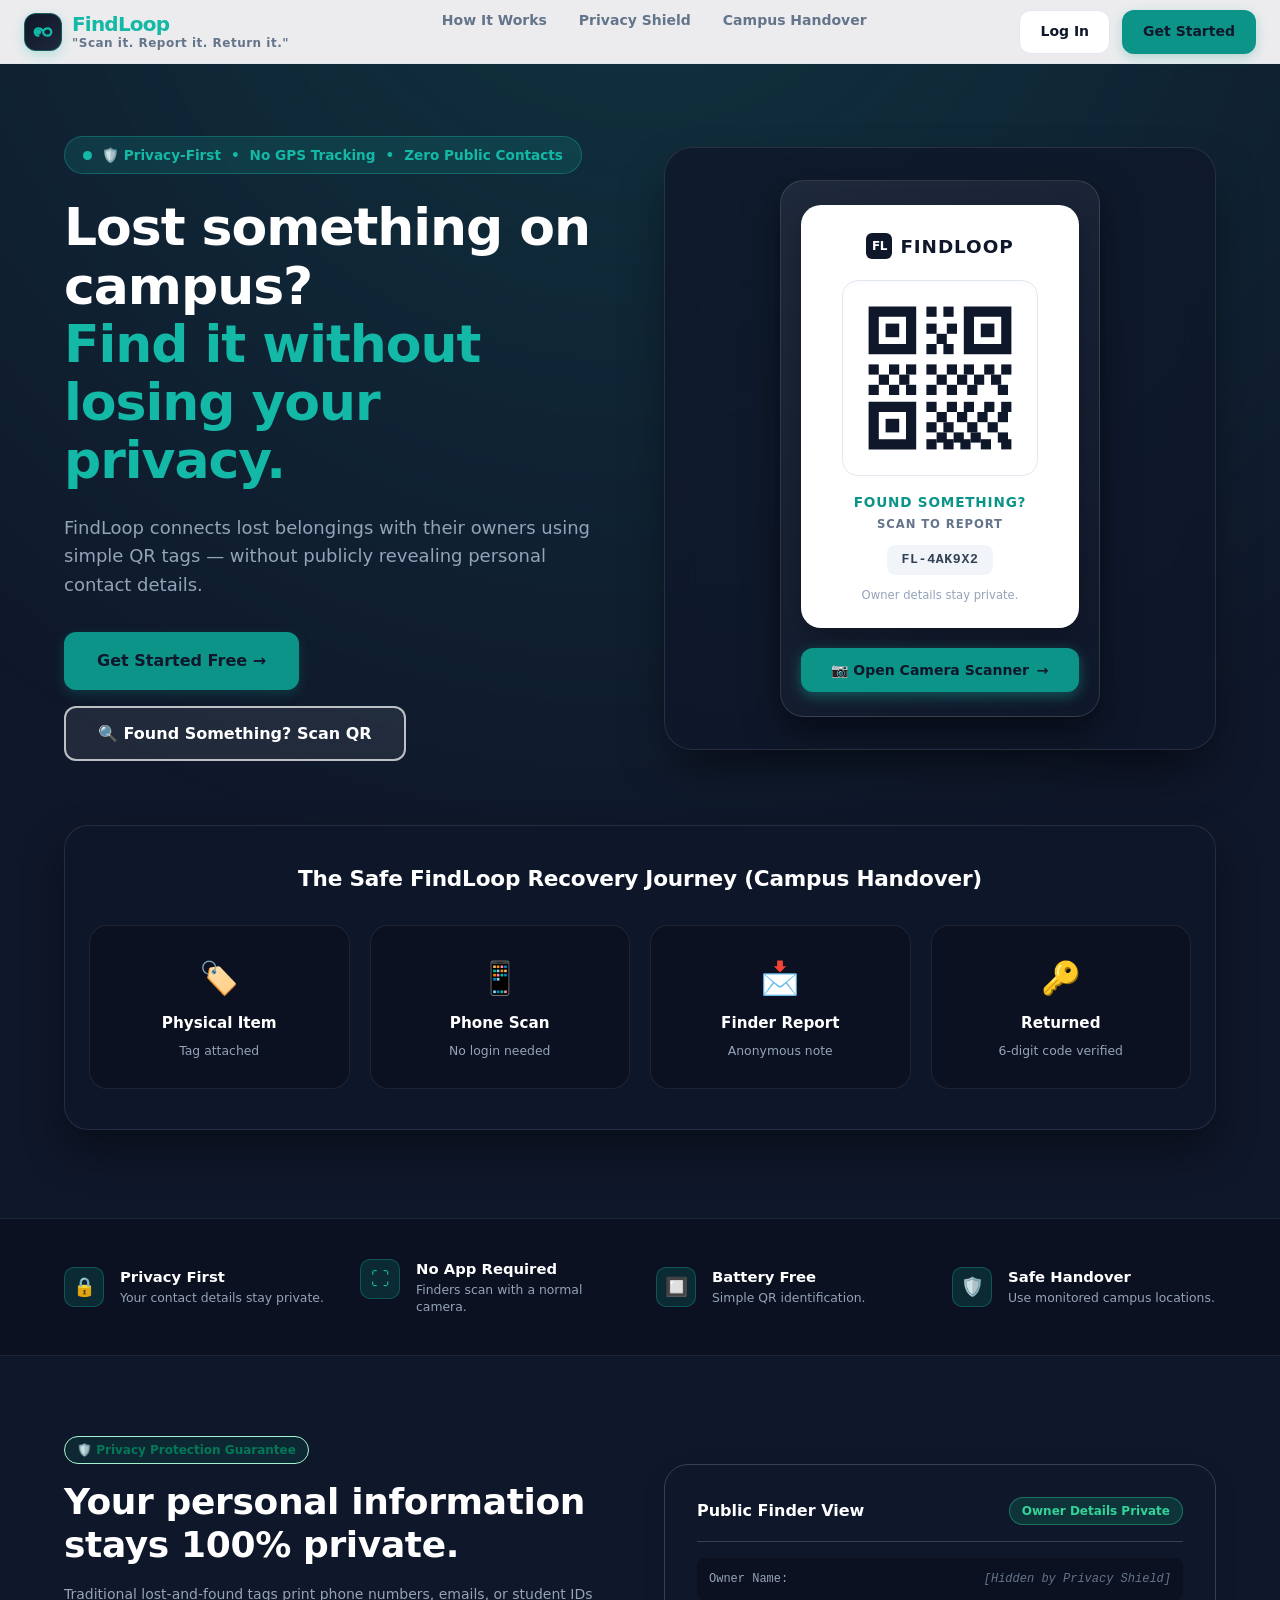
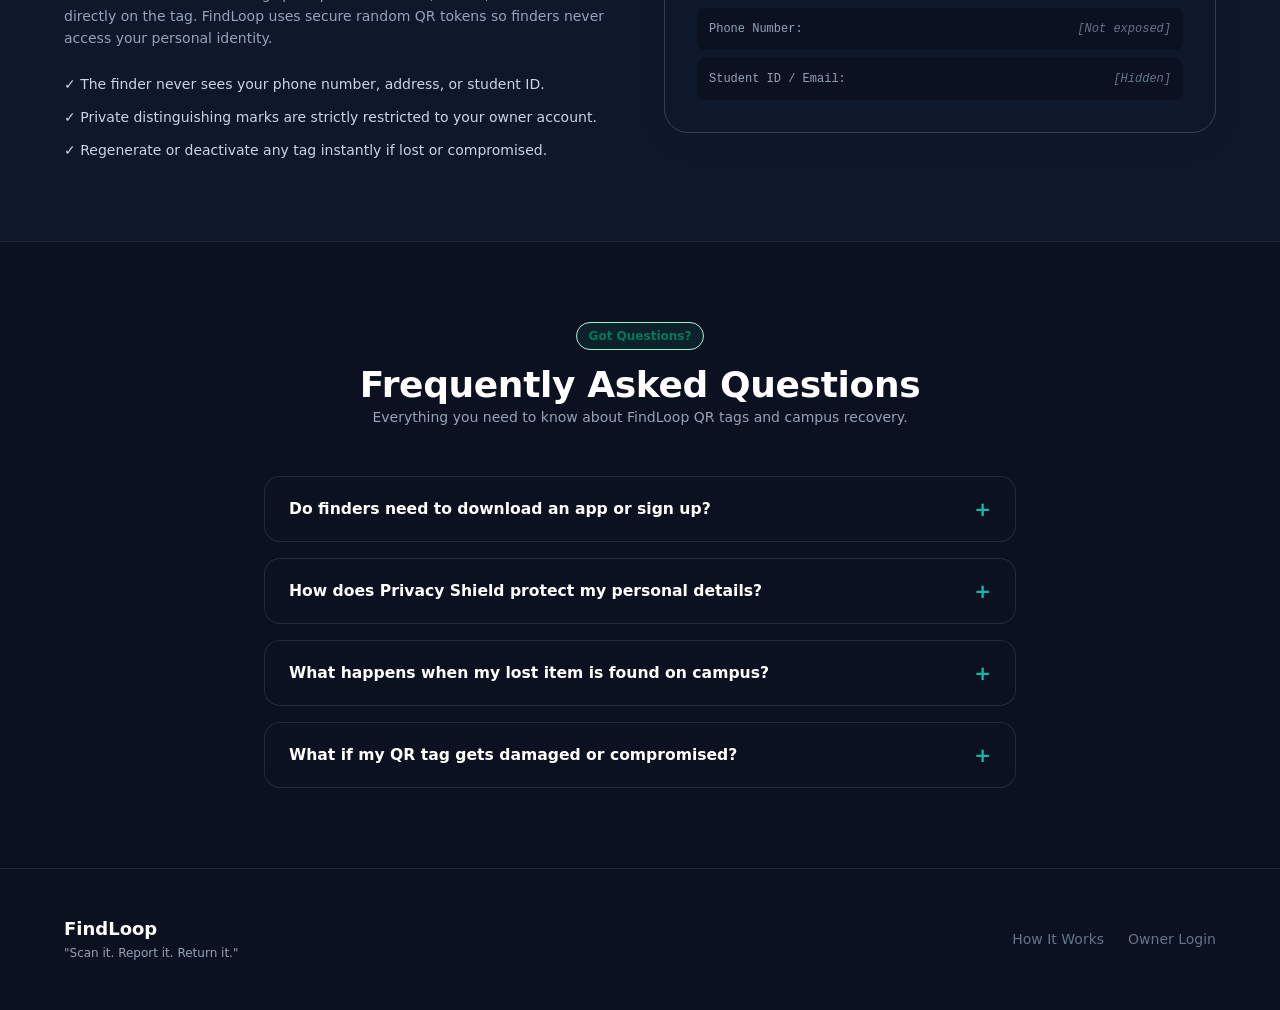
<file: index.html>
<!DOCTYPE html>
<html lang="en">
<head>
  <meta charset="UTF-8">
  <meta name="viewport" content="width=device-width, initial-scale=1.0">
  <title>FindLoop — Scan it. Report it. Return it.</title>
  <link rel="icon" type="image/svg+xml" href="favicon.svg">
  <meta name="description" content="A privacy-safe QR-based lost-and-found system designed specifically for college campuses.">
  <link rel="stylesheet" href="css/global.css">
  <link rel="stylesheet" href="css/responsive.css">
</head>
<body>
  <!-- HEADER NAVBAR -->
  <header class="navbar">
    <div class="container navbar-inner">
      <a href="index.html" class="brand-logo">
        <div class="brand-icon">
          <svg width="22" height="22" viewBox="0 0 24 24" fill="none" stroke="currentColor" stroke-width="2.5" stroke-linecap="round"><path d="M7 16C4.8 16 3 14.2 3 12C3 9.8 4.8 8 7 8C9.5 8 11.5 10 12 12C12.5 14 14.5 16 17 16C19.2 16 21 14.2 21 12C21 9.8 19.2 8 17 8C14.5 8 12.5 10 12 12"></path><rect x="5.5" y="10.5" width="3" height="3" rx="0.75" fill="currentColor"></rect></svg>
        </div>
        <div class="brand-text"><span class="brand-name">Find<span style="color:var(--teal-light);">Loop</span></span><span class="brand-sub">"Scan it. Report it. Return it."</span></div>
      </a>

      <nav class="nav-links">
        <a href="how-it-works.html">How It Works</a>
        <a href="#privacy">Privacy Shield</a>
        <a href="#safety">Campus Handover</a>
      </nav>

      <div class="nav-actions">
        <a href="login.html" class="btn btn-outline">Log In</a>
        <a href="signup.html" class="btn btn-primary">Get Started</a>
        <button id="hamburger-btn" class="hamburger-toggle" aria-label="Toggle navigation" aria-expanded="false">
          <svg viewBox="0 0 24 24" fill="none" stroke="currentColor" stroke-width="2.5"><path d="M4 6h16M4 12h16M4 18h16"></path></svg>
        </button>
      </div>
    </div>
  </header>

  <!-- MOBILE MENU OVERLAY -->
  <div id="mobile-menu-overlay" class="mobile-menu-overlay">
    <a href="how-it-works.html">📖 How It Works</a>
    <a href="#privacy">🛡️ Privacy Shield</a>
    <a href="#safety">📍 Campus Handover</a>
    <a href="login.html">🔑 Log In</a>
    <a href="signup.html">🚀 Get Started</a>
  </div>

  <!-- HERO SECTION WITH AMBIENT GLOW -->
  <section style="background: radial-gradient(circle at 50% -20%, rgba(20, 184, 166, 0.18) 0%, rgba(15, 23, 42, 1) 70%), #0F172A; color: white; padding: 4.5rem 0 5.5rem; position: relative; overflow: hidden;">
    <div class="container">
      <div class="grid-2" style="align-items: center; gap: 3rem;">
        
        <!-- LEFT COLUMN: COPY & CTA -->
        <div style="display: flex; flex-direction: column; gap: 1.5rem; text-align: left;">
          
          <div style="background: rgba(20, 184, 166, 0.15); border: 1px solid rgba(20, 184, 166, 0.35); padding: 8px 18px; border-radius: var(--radius-full); font-size: 0.85rem; font-weight: 700; color: var(--teal-light); display: inline-flex; align-items: center; gap: 10px; width: fit-content;">
            <span class="pulse-dot"></span>
            <span>🛡️ Privacy-First</span> • <span>No GPS Tracking</span> • <span>Zero Public Contacts</span>
          </div>

          <h1 style="font-size: 3.25rem; font-weight: 900; line-height: 1.12;">
            Lost something on campus? <br>
            <span style="color: #14B8A6;">Find it without losing your privacy.</span>
          </h1>

          <p style="font-size: 1.125rem; color: #94A3B8; font-weight: 400; line-height: 1.6; max-width: 580px;">
            FindLoop connects lost belongings with their owners using simple QR tags — without publicly revealing personal contact details.
          </p>

          <div style="display: flex; gap: 1rem; flex-wrap: wrap; margin-top: 0.5rem;">
            <a href="signup.html" class="btn btn-primary" style="padding: 1rem 2rem; font-size: 1rem; border-radius: var(--radius-md);">
              Get Started Free →
            </a>
            <button id="open-qr-scanner-btn" class="btn btn-ghost-dark" style="padding: 1rem 2rem; font-size: 1rem; border-radius: var(--radius-md); font-weight: 800; cursor: pointer; display: inline-flex; align-items: center; gap: 8px;">
              🔍 Found Something? Scan QR
            </button>
          </div>
        </div>

        <!-- RIGHT COLUMN: PHYSICAL PRINTABLE TAG MOCKUP -->
        <div class="glass-card" style="border-radius: 28px; padding: 2rem 1.5rem; display: flex; flex-direction: column; align-items: center; justify-content: center; position: relative; background: rgba(15, 23, 42, 0.75); border: 1px solid rgba(255, 255, 255, 0.1); box-shadow: 0 25px 50px -12px rgba(0, 0, 0, 0.6); overflow: hidden;">
          
          <!-- Outer Tag Frame -->
          <div style="width: 100%; max-width: 320px; background: linear-gradient(145deg, #1E293B, #0F172A); padding: 1.5rem 1.25rem; border-radius: 24px; border: 1px solid rgba(255, 255, 255, 0.12); box-shadow: 0 15px 35px rgba(0, 0, 0, 0.5); text-align: center; position: relative;">
            
            <!-- WHITE INNER PRINTABLE TAG CARD -->
            <div style="background: #FFFFFF; border-radius: 20px; padding: 1.75rem 1.25rem 1.5rem; display: flex; flex-direction: column; align-items: center; text-align: center; box-shadow: 0 10px 25px rgba(0, 0, 0, 0.25);">
              
              <!-- Brand Header -->
              <div style="display: flex; align-items: center; justify-content: center; gap: 8px; margin-bottom: 1.25rem;">
                <div style="width: 26px; height: 26px; background: #0F172A; border-radius: 6px; color: white; font-weight: 900; font-size: 0.75rem; display: flex; align-items: center; justify-content: center; letter-spacing: -0.05em;">FL</div>
                <span style="font-weight: 900; font-size: 1.15rem; color: #0F172A; letter-spacing: 0.05em; font-family: system-ui, -apple-system, sans-serif;">FINDLOOP</span>
              </div>

              <!-- QR Code Container -->
              <div style="background: #FFFFFF; border: 1.5px solid #E2E8F0; border-radius: 16px; padding: 0.75rem; display: flex; align-items: center; justify-content: center; box-shadow: inset 0 2px 4px rgba(0,0,0,0.02); margin-bottom: 1rem;">
                <svg width="170" height="170" viewBox="0 0 100 100" fill="none" xmlns="http://www.w3.org/2000/svg">
                  <rect width="100" height="100" fill="white"/>
                  <!-- Position Detection Patterns (Corners) -->
                  <path fill-rule="evenodd" clip-rule="evenodd" d="M8 8H36V36H8V8ZM14 14V30H30V14H14Z" fill="#0F172A"/>
                  <rect x="18" y="18" width="8" height="8" fill="#0F172A"/>
                  
                  <path fill-rule="evenodd" clip-rule="evenodd" d="M64 8H92V36H64V8ZM70 14V30H86V14H70Z" fill="#0F172A"/>
                  <rect x="74" y="18" width="8" height="8" fill="#0F172A"/>
                  
                  <path fill-rule="evenodd" clip-rule="evenodd" d="M8 64H36V92H8V64ZM14 70V86H30V70H14Z" fill="#0F172A"/>
                  <rect x="18" y="74" width="8" height="8" fill="#0F172A"/>
                  
                  <!-- Detailed QR Data Matrix -->
                  <rect x="42" y="8" width="6" height="6" fill="#0F172A"/>
                  <rect x="52" y="8" width="6" height="6" fill="#0F172A"/>
                  <rect x="42" y="18" width="6" height="6" fill="#0F172A"/>
                  <rect x="48" y="24" width="6" height="6" fill="#0F172A"/>
                  <rect x="54" y="18" width="6" height="6" fill="#0F172A"/>
                  <rect x="42" y="30" width="6" height="6" fill="#0F172A"/>
                  <rect x="52" y="30" width="6" height="6" fill="#0F172A"/>

                  <rect x="8" y="42" width="6" height="6" fill="#0F172A"/>
                  <rect x="20" y="42" width="6" height="6" fill="#0F172A"/>
                  <rect x="30" y="42" width="6" height="6" fill="#0F172A"/>
                  <rect x="14" y="48" width="6" height="6" fill="#0F172A"/>
                  <rect x="26" y="48" width="6" height="6" fill="#0F172A"/>
                  <rect x="8" y="54" width="6" height="6" fill="#0F172A"/>
                  <rect x="20" y="54" width="6" height="6" fill="#0F172A"/>
                  <rect x="30" y="54" width="6" height="6" fill="#0F172A"/>

                  <rect x="42" y="42" width="6" height="6" fill="#0F172A"/>
                  <rect x="54" y="42" width="6" height="6" fill="#0F172A"/>
                  <rect x="64" y="42" width="6" height="6" fill="#0F172A"/>
                  <rect x="76" y="42" width="6" height="6" fill="#0F172A"/>
                  <rect x="86" y="42" width="6" height="6" fill="#0F172A"/>
                  <rect x="48" y="48" width="6" height="6" fill="#0F172A"/>
                  <rect x="60" y="48" width="6" height="6" fill="#0F172A"/>
                  <rect x="70" y="48" width="6" height="6" fill="#0F172A"/>
                  <rect x="80" y="48" width="6" height="6" fill="#0F172A"/>
                  <rect x="42" y="54" width="6" height="6" fill="#0F172A"/>
                  <rect x="54" y="54" width="6" height="6" fill="#0F172A"/>
                  <rect x="66" y="54" width="6" height="6" fill="#0F172A"/>
                  <rect x="84" y="54" width="6" height="6" fill="#0F172A"/>

                  <rect x="42" y="64" width="6" height="6" fill="#0F172A"/>
                  <rect x="54" y="64" width="6" height="6" fill="#0F172A"/>
                  <rect x="64" y="64" width="6" height="6" fill="#0F172A"/>
                  <rect x="76" y="64" width="6" height="6" fill="#0F172A"/>
                  <rect x="86" y="64" width="6" height="6" fill="#0F172A"/>
                  <rect x="48" y="70" width="6" height="6" fill="#0F172A"/>
                  <rect x="60" y="70" width="6" height="6" fill="#0F172A"/>
                  <rect x="72" y="70" width="6" height="6" fill="#0F172A"/>
                  <rect x="84" y="70" width="6" height="6" fill="#0F172A"/>
                  <rect x="42" y="76" width="6" height="6" fill="#0F172A"/>
                  <rect x="52" y="76" width="6" height="6" fill="#0F172A"/>
                  <rect x="66" y="76" width="6" height="6" fill="#0F172A"/>
                  <rect x="78" y="76" width="6" height="6" fill="#0F172A"/>
                  <rect x="48" y="82" width="6" height="6" fill="#0F172A"/>
                  <rect x="58" y="82" width="6" height="6" fill="#0F172A"/>
                  <rect x="68" y="82" width="6" height="6" fill="#0F172A"/>
                  <rect x="84" y="82" width="6" height="6" fill="#0F172A"/>
                  <rect x="42" y="86" width="6" height="6" fill="#0F172A"/>
                  <rect x="52" y="86" width="6" height="6" fill="#0F172A"/>
                  <rect x="62" y="86" width="6" height="6" fill="#0F172A"/>
                  <rect x="74" y="86" width="6" height="6" fill="#0F172A"/>
                  <rect x="86" y="86" width="6" height="6" fill="#0F172A"/>
                </svg>
              </div>

              <!-- Tag Text -->
              <div style="margin-bottom: 0.75rem;">
                <h4 style="font-weight: 800; font-size: 0.85rem; color: #0D9488; letter-spacing: 0.06em; margin: 0; text-transform: uppercase;">FOUND SOMETHING?</h4>
                <p style="font-weight: 700; font-size: 0.725rem; color: #64748B; letter-spacing: 0.08em; margin: 3px 0 0; text-transform: uppercase;">SCAN TO REPORT</p>
              </div>

              <!-- Code Pill -->
              <div style="background: #F1F5F9; border-radius: 8px; padding: 5px 14px; font-family: var(--font-mono); font-weight: 800; font-size: 0.825rem; color: #334155; letter-spacing: 0.05em; margin-bottom: 0.75rem;">
                FL-4AK9X2
              </div>

              <!-- Privacy Footer -->
              <p style="font-size: 0.725rem; color: #94A3B8; font-weight: 500; margin: 0;">
                Owner details stay private.
              </p>
            </div>

            <!-- Action Button below Tag -->
            <button class="open-qr-scanner-btn btn btn-primary" style="margin-top: 1.25rem; width: 100%; justify-content: center; padding: 0.8rem 1rem; font-weight: 800; font-size: 0.875rem; border-radius: 12px; gap: 8px; box-shadow: 0 4px 14px rgba(20, 184, 166, 0.4); cursor: pointer;">
              <span>📷 Open Camera Scanner</span>
              <span>→</span>
            </button>

          </div>

        </div>

      </div>

      <!-- CONCEPTUAL FLOW (SAFE RECOVERY JOURNEY) -->
      <div id="safety" class="glass-card" style="margin-top: 4rem; border-radius: 24px; padding: 2.5rem 1.5rem; scroll-margin-top: 80px; background: rgba(15, 23, 42, 0.75); border: 1px solid rgba(255, 255, 255, 0.1); box-shadow: 0 20px 40px rgba(0,0,0,0.4);">
        <h2 style="font-size: 1.35rem; font-weight: 800; color: #FFFFFF; margin-bottom: 2rem; text-align: center;">
          The Safe FindLoop Recovery Journey (Campus Handover)
        </h2>

        <div style="display: grid; grid-template-columns: repeat(auto-fit, minmax(200px, 1fr)); gap: 1.25rem; text-align: center;">
          <div style="background: #0B1120; border: 1px solid rgba(255, 255, 255, 0.08); padding: 1.75rem 1rem; border-radius: 18px; display: flex; flex-direction: column; align-items: center; gap: 0.5rem;">
            <div style="font-size: 2rem; margin-bottom: 0.25rem;">🏷️</div>
            <h3 style="font-size: 0.95rem; font-weight: 800; color: white; margin: 0;">Physical Item</h3>
            <p style="font-size: 0.775rem; color: #94A3B8; margin: 0;">Tag attached</p>
          </div>

          <div style="background: #0B1120; border: 1px solid rgba(255, 255, 255, 0.08); padding: 1.75rem 1rem; border-radius: 18px; display: flex; flex-direction: column; align-items: center; gap: 0.5rem;">
            <div style="font-size: 2rem; margin-bottom: 0.25rem;">📱</div>
            <h3 style="font-size: 0.95rem; font-weight: 800; color: white; margin: 0;">Phone Scan</h3>
            <p style="font-size: 0.775rem; color: #94A3B8; margin: 0;">No login needed</p>
          </div>

          <div style="background: #0B1120; border: 1px solid rgba(255, 255, 255, 0.08); padding: 1.75rem 1rem; border-radius: 18px; display: flex; flex-direction: column; align-items: center; gap: 0.5rem;">
            <div style="font-size: 2rem; margin-bottom: 0.25rem;">📩</div>
            <h3 style="font-size: 0.95rem; font-weight: 800; color: white; margin: 0;">Finder Report</h3>
            <p style="font-size: 0.775rem; color: #94A3B8; margin: 0;">Anonymous note</p>
          </div>

          <div style="background: #0B1120; border: 1px solid rgba(255, 255, 255, 0.08); padding: 1.75rem 1rem; border-radius: 18px; display: flex; flex-direction: column; align-items: center; gap: 0.5rem;">
            <div style="font-size: 2rem; margin-bottom: 0.25rem;">🔑</div>
            <h3 style="font-size: 0.95rem; font-weight: 800; color: white; margin: 0;">Returned</h3>
            <p style="font-size: 0.775rem; color: #94A3B8; margin: 0;">6-digit code verified</p>
          </div>
        </div>
      </div>
    </div>
  </section>

  <!-- KEY FEATURES HORIZONTAL STRIP -->
  <section id="how-it-works" style="padding: 2.5rem 0; background-color: #0B1120; color: white; border-top: 1px solid rgba(255, 255, 255, 0.08); border-bottom: 1px solid rgba(255, 255, 255, 0.08); scroll-margin-top: 80px;">
    <div class="container">
      <div style="display: grid; grid-template-columns: repeat(auto-fit, minmax(220px, 1fr)); gap: 2rem; align-items: center;">
        
        <!-- Feature 1 -->
        <div style="display: flex; align-items: flex-start; gap: 1rem;">
          <div style="width: 40px; height: 40px; border-radius: 10px; background: rgba(20, 184, 166, 0.15); color: #14B8A6; display: flex; align-items: center; justify-content: center; font-size: 1.15rem; flex-shrink: 0; border: 1px solid rgba(20, 184, 166, 0.3);">
            🔒
          </div>
          <div>
            <h3 style="font-size: 0.925rem; font-weight: 800; color: #FFFFFF; margin: 0 0 2px;">Privacy First</h3>
            <p style="font-size: 0.775rem; color: #94A3B8; margin: 0; line-height: 1.4;">Your contact details stay private.</p>
          </div>
        </div>

        <!-- Feature 2 -->
        <div style="display: flex; align-items: flex-start; gap: 1rem;">
          <div style="width: 40px; height: 40px; border-radius: 10px; background: rgba(20, 184, 166, 0.15); color: #14B8A6; display: flex; align-items: center; justify-content: center; font-size: 1.15rem; flex-shrink: 0; border: 1px solid rgba(20, 184, 166, 0.3);">
            ⛶
          </div>
          <div>
            <h3 style="font-size: 0.925rem; font-weight: 800; color: #FFFFFF; margin: 0 0 2px;">No App Required</h3>
            <p style="font-size: 0.775rem; color: #94A3B8; margin: 0; line-height: 1.4;">Finders scan with a normal camera.</p>
          </div>
        </div>

        <!-- Feature 3 -->
        <div style="display: flex; align-items: flex-start; gap: 1rem;">
          <div style="width: 40px; height: 40px; border-radius: 10px; background: rgba(20, 184, 166, 0.15); color: #14B8A6; display: flex; align-items: center; justify-content: center; font-size: 1.15rem; flex-shrink: 0; border: 1px solid rgba(20, 184, 166, 0.3);">
            🔲
          </div>
          <div>
            <h3 style="font-size: 0.925rem; font-weight: 800; color: #FFFFFF; margin: 0 0 2px;">Battery Free</h3>
            <p style="font-size: 0.775rem; color: #94A3B8; margin: 0; line-height: 1.4;">Simple QR identification.</p>
          </div>
        </div>

        <!-- Feature 4 -->
        <div style="display: flex; align-items: flex-start; gap: 1rem;">
          <div style="width: 40px; height: 40px; border-radius: 10px; background: rgba(20, 184, 166, 0.15); color: #14B8A6; display: flex; align-items: center; justify-content: center; font-size: 1.15rem; flex-shrink: 0; border: 1px solid rgba(20, 184, 166, 0.3);">
            🛡️
          </div>
          <div>
            <h3 style="font-size: 0.925rem; font-weight: 800; color: #FFFFFF; margin: 0 0 2px;">Safe Handover</h3>
            <p style="font-size: 0.775rem; color: #94A3B8; margin: 0; line-height: 1.4;">Use monitored campus locations.</p>
          </div>
        </div>

      </div>
    </div>
  </section>



  <!-- PRIVACY SHIELD SECTION -->
  <section id="privacy" style="padding: 5rem 0; background-color: var(--bg-navy-dark); color: white; scroll-margin-top: 80px;">
    <div class="container">
      <div style="display: grid; grid-template-columns: 1fr 1fr; gap: 3rem; align-items: center;" class="grid-2">
        <div style="display: flex; flex-direction: column; gap: 1rem;">
          <span class="badge badge-safe" style="width: fit-content;">🛡️ Privacy Protection Guarantee</span>
          <h2 style="font-size: 2.25rem; font-weight: 900; line-height: 1.2;">Your personal information stays 100% private.</h2>
          <p style="color: #94A3B8; font-size: 0.875rem; line-height: 1.6;">
            Traditional lost-and-found tags print phone numbers, emails, or student IDs directly on the tag. FindLoop uses secure random QR tokens so finders never access your personal identity.
          </p>
          <ul style="list-style: none; display: flex; flex-direction: column; gap: 0.75rem; margin-top: 0.5rem; font-size: 0.875rem; color: #CBD5E1;">
            <li>✓ The finder never sees your phone number, address, or student ID.</li>
            <li>✓ Private distinguishing marks are strictly restricted to your owner account.</li>
            <li>✓ Regenerate or deactivate any tag instantly if lost or compromised.</li>
          </ul>
        </div>

        <div class="card-dark" style="padding: 2rem; border-radius: var(--radius-xl); display: flex; flex-direction: column; gap: 1rem;">
          <div style="display: flex; justify-content: space-between; align-items: center; border-bottom: 1px solid #334155; padding-bottom: 1rem;">
            <h3 style="font-size: 1rem; font-weight: 800;">Public Finder View</h3>
            <span class="badge badge-safe">Owner Details Private</span>
          </div>
          <div style="font-family: var(--font-mono); font-size: 0.75rem; display: flex; flex-direction: column; gap: 0.5rem;">
            <div style="background: #0B1120; padding: 0.75rem; border-radius: var(--radius-sm); display: flex; justify-content: space-between;">
              <span style="color: #94A3B8;">Owner Name:</span>
              <span style="color: #64748B; font-style: italic;">[Hidden by Privacy Shield]</span>
            </div>
            <div style="background: #0B1120; padding: 0.75rem; border-radius: var(--radius-sm); display: flex; justify-content: space-between;">
              <span style="color: #94A3B8;">Phone Number:</span>
              <span style="color: #64748B; font-style: italic;">[Not exposed]</span>
            </div>
            <div style="background: #0B1120; padding: 0.75rem; border-radius: var(--radius-sm); display: flex; justify-content: space-between;">
              <span style="color: #94A3B8;">Student ID / Email:</span>
              <span style="color: #64748B; font-style: italic;">[Hidden]</span>
            </div>
          </div>
        </div>
      </div>
    </div>
  </section>

  <!-- FREQUENTLY ASKED QUESTIONS (FAQ) ACCORDION SECTION -->
  <section id="faq" style="padding: 5rem 0; background-color: #0B1120; color: white; border-top: 1px solid rgba(255, 255, 255, 0.08);">
    <div class="container" style="max-width: 800px;">
      <div style="text-align: center; margin-bottom: 3rem;">
        <span class="badge badge-safe" style="margin-bottom: 0.5rem;">Got Questions?</span>
        <h2 style="font-size: 2.25rem; font-weight: 900; color: white; margin-top: 0.25rem;">Frequently Asked Questions</h2>
        <p style="color: #94A3B8; font-size: 0.875rem;">Everything you need to know about FindLoop QR tags and campus recovery.</p>
      </div>

      <div style="display: flex; flex-direction: column; gap: 1rem;" id="faq-accordion">
        
        <div class="faq-item">
          <button class="faq-question">
            <span>Do finders need to download an app or sign up?</span>
            <span class="faq-icon">+</span>
          </button>
          <div class="faq-answer">
            <p>No! Anyone who finds your item can scan the FindLoop QR tag using their normal smartphone camera. The public scanner page opens in any browser without requiring an app download or account creation.</p>
          </div>
        </div>

        <div class="faq-item">
          <button class="faq-question">
            <span>How does Privacy Shield protect my personal details?</span>
            <span class="faq-icon">+</span>
          </button>
          <div class="faq-answer">
            <p>Traditional tags print phone numbers or emails directly on items. FindLoop generates secure, randomized QR tokens. When a finder scans your tag, they only see the item category and a safe report form — your phone number, email, and student ID remain 100% private.</p>
          </div>
        </div>

        <div class="faq-item">
          <button class="faq-question">
            <span>What happens when my lost item is found on campus?</span>
            <span class="faq-icon">+</span>
          </button>
          <div class="faq-answer">
            <p>The finder submits a report specifying where the item was found and where it was handed over (e.g. Campus Security Desk or Library). You receive an instant alert on your owner dashboard with a unique 6-digit verification code to claim your item.</p>
          </div>
        </div>

        <div class="faq-item">
          <button class="faq-question">
            <span>What if my QR tag gets damaged or compromised?</span>
            <span class="faq-icon">+</span>
          </button>
          <div class="faq-answer">
            <p>You can instantly regenerate or print a new QR tag for free from your owner dashboard anytime. Generating a new tag deactivates the old token immediately for complete security.</p>
          </div>
        </div>

      </div>
    </div>
  </section>

  <!-- FOOTER -->
  <footer style="background-color: #0B1120; color: #64748B; padding: 3rem 0; border-top: 1px solid #1E293B;">
    <div class="container" style="display: flex; justify-content: space-between; align-items: center; flex-wrap: wrap; gap: 1.5rem; font-size: 0.875rem;">
      <div style="display: flex; flex-direction: column; gap: 0.25rem;">
        <h3 style="color: white; font-weight: 800; font-size: 1.125rem; margin: 0;">FindLoop</h3>
        <p style="font-size: 0.75rem; color: #94A3B8; margin: 0;">"Scan it. Report it. Return it."</p>
      </div>
      <nav style="display: flex; align-items: center; gap: 1.5rem;">
        <a href="how-it-works.html">How It Works</a>
        <a href="login.html">Owner Login</a>
      </nav>
    </div>
  </footer>

  <script type="module">
    import { initMobileMenu } from "./js/utils.js";
    import { initScannerButtons } from "./js/scanner.js";
    initMobileMenu();
    initScannerButtons();

    function initFaqAccordion() {
      const items = document.querySelectorAll(".faq-item");
      items.forEach((item) => {
        const btn = item.querySelector(".faq-question");
        if (btn) {
          btn.addEventListener("click", () => {
            const isOpen = item.classList.contains("open");
            items.forEach((i) => i.classList.remove("open"));
            if (!isOpen) {
              item.classList.add("open");
            }
          });
        }
      });
    }
    initFaqAccordion();
  </script>
</body>
</html>
</file>
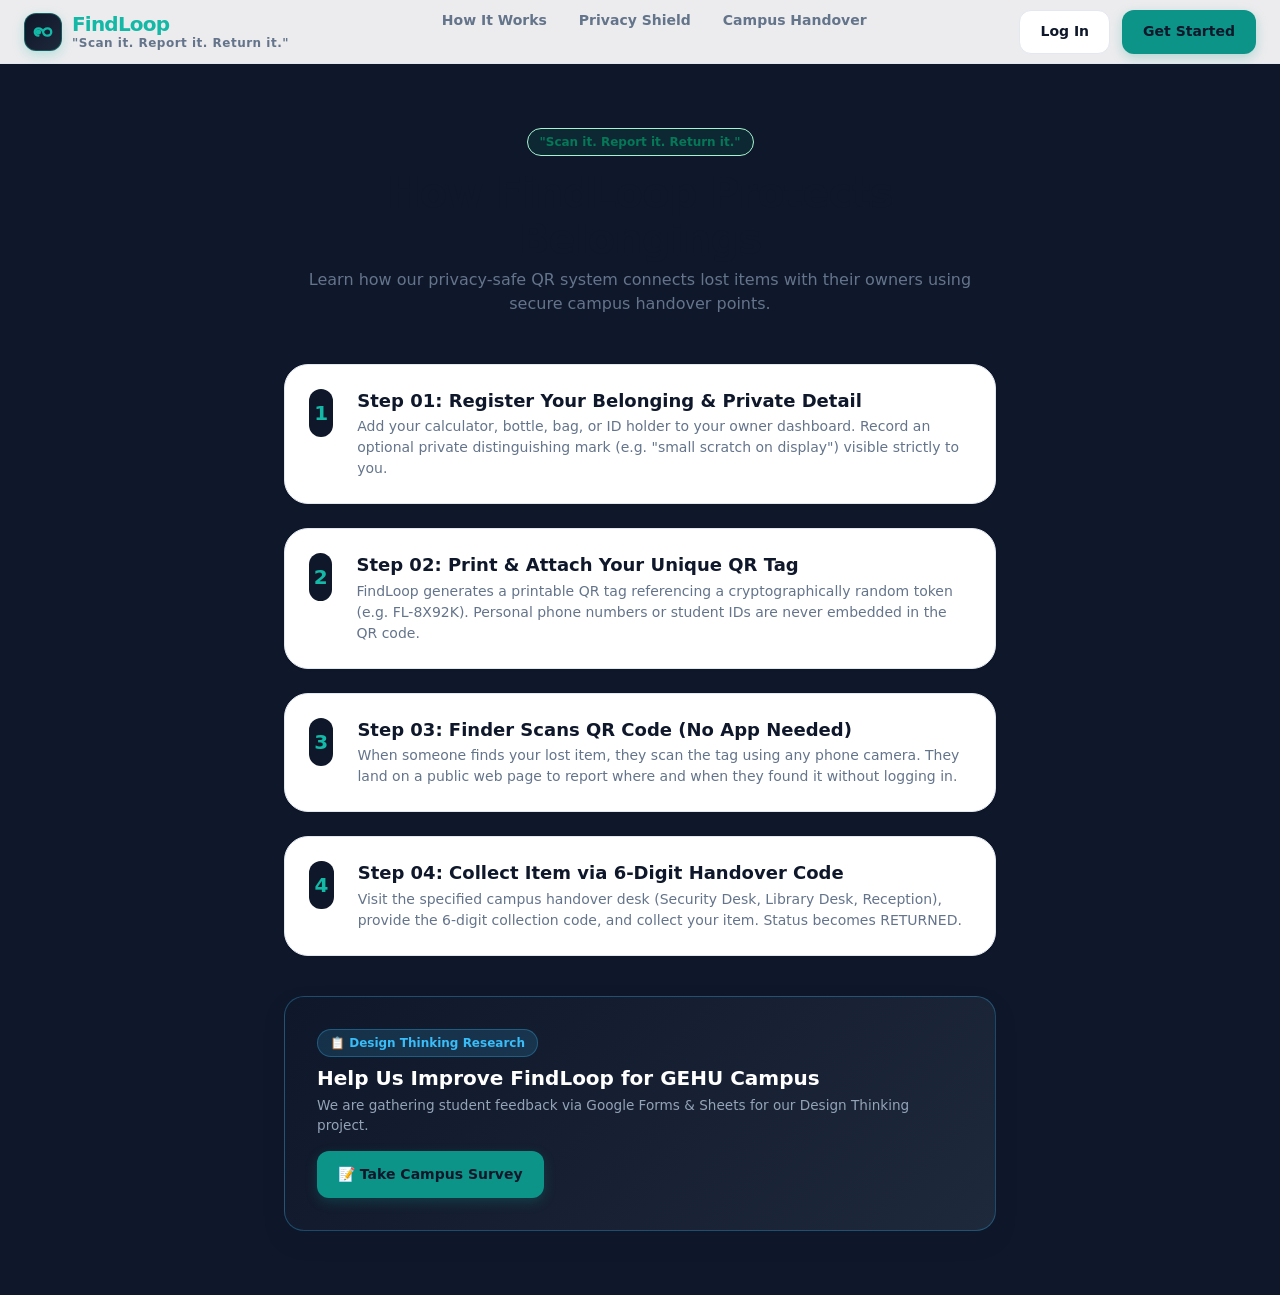
<file: how-it-works.html>
<!DOCTYPE html>
<html lang="en">
<head>
  <meta charset="UTF-8">
  <meta name="viewport" content="width=device-width, initial-scale=1.0">
  <title>How It Works — FindLoop</title>
  <link rel="icon" type="image/svg+xml" href="favicon.svg">
  <link rel="stylesheet" href="css/global.css">
  <link rel="stylesheet" href="css/responsive.css">
</head>
<body>
  <header class="navbar">
    <div class="container navbar-inner">
      <a href="index.html" class="brand-logo">
        <div class="brand-icon">
          <svg width="22" height="22" viewBox="0 0 24 24" fill="none" stroke="currentColor" stroke-width="2.5" stroke-linecap="round"><path d="M7 16C4.8 16 3 14.2 3 12C3 9.8 4.8 8 7 8C9.5 8 11.5 10 12 12C12.5 14 14.5 16 17 16C19.2 16 21 14.2 21 12C21 9.8 19.2 8 17 8C14.5 8 12.5 10 12 12"></path><rect x="5.5" y="10.5" width="3" height="3" rx="0.75" fill="currentColor"></rect></svg>
        </div>
        <div class="brand-text"><span class="brand-name">Find<span style="color:var(--teal-light);">Loop</span></span><span class="brand-sub">"Scan it. Report it. Return it."</span></div>
      </a>
      <nav class="nav-links">
        <a href="how-it-works.html">How It Works</a>
        <a href="index.html#privacy">Privacy Shield</a>
        <a href="index.html#safety">Campus Handover</a>
      </nav>
      <div class="nav-actions">
        <a href="login.html" class="btn btn-outline">Log In</a>
        <a href="signup.html" class="btn btn-primary">Get Started</a>
      </div>
    </div>
  </header>

  <main style="padding: 4rem 0; flex: 1;">
    <div class="container-narrow">
      <div style="text-align: center; margin-bottom: 3rem;" class="form-group">
        <span class="badge badge-safe" style="align-self: center;">"Scan it. Report it. Return it."</span>
        <h1 style="font-size: 2.5rem; font-weight: 900; margin-top: 0.5rem;">How FindLoop Protects Belongings</h1>
        <p style="color: var(--text-muted);">Learn how our privacy-safe QR system connects lost items with their owners using secure campus handover points.</p>
      </div>

      <div style="display: flex; flex-direction: column; gap: 1.5rem;">
        <div class="card" style="display: flex; gap: 1.5rem; align-items: start;">
          <div style="background: var(--bg-navy-dark); color: var(--teal-light); width: 48px; height: 48px; border-radius: 12px; display: flex; align-items: center; justify-content: center; font-weight: 900; font-size: 1.25rem; shrink-0;">1</div>
          <div>
            <h3 style="font-size: 1.125rem; font-weight: 800;">Step 01: Register Your Belonging & Private Detail</h3>
            <p style="font-size: 0.875rem; color: var(--text-muted); margin-top: 0.25rem;">Add your calculator, bottle, bag, or ID holder to your owner dashboard. Record an optional private distinguishing mark (e.g. "small scratch on display") visible strictly to you.</p>
          </div>
        </div>

        <div class="card" style="display: flex; gap: 1.5rem; align-items: start;">
          <div style="background: var(--bg-navy-dark); color: var(--teal-light); width: 48px; height: 48px; border-radius: 12px; display: flex; align-items: center; justify-content: center; font-weight: 900; font-size: 1.25rem; shrink-0;">2</div>
          <div>
            <h3 style="font-size: 1.125rem; font-weight: 800;">Step 02: Print & Attach Your Unique QR Tag</h3>
            <p style="font-size: 0.875rem; color: var(--text-muted); margin-top: 0.25rem;">FindLoop generates a printable QR tag referencing a cryptographically random token (e.g. FL-8X92K). Personal phone numbers or student IDs are never embedded in the QR code.</p>
          </div>
        </div>

        <div class="card" style="display: flex; gap: 1.5rem; align-items: start;">
          <div style="background: var(--bg-navy-dark); color: var(--teal-light); width: 48px; height: 48px; border-radius: 12px; display: flex; align-items: center; justify-content: center; font-weight: 900; font-size: 1.25rem; shrink-0;">3</div>
          <div>
            <h3 style="font-size: 1.125rem; font-weight: 800;">Step 03: Finder Scans QR Code (No App Needed)</h3>
            <p style="font-size: 0.875rem; color: var(--text-muted); margin-top: 0.25rem;">When someone finds your lost item, they scan the tag using any phone camera. They land on a public web page to report where and when they found it without logging in.</p>
          </div>
        </div>

        <div class="card" style="display: flex; gap: 1.5rem; align-items: start;">
          <div style="background: var(--bg-navy-dark); color: var(--teal-light); width: 48px; height: 48px; border-radius: 12px; display: flex; align-items: center; justify-content: center; font-weight: 900; font-size: 1.25rem; shrink-0;">4</div>
          <div>
            <h3 style="font-size: 1.125rem; font-weight: 800;">Step 04: Collect Item via 6-Digit Handover Code</h3>
            <p style="font-size: 0.875rem; color: var(--text-muted); margin-top: 0.25rem;">Visit the specified campus handover desk (Security Desk, Library Desk, Reception), provide the 6-digit collection code, and collect your item. Status becomes RETURNED.</p>
          </div>
        </div>

        <!-- Google Forms + Sheets Research Banner -->
        <div class="card-dark" style="margin-top: 1rem; border-radius: 20px; padding: 2rem; background: linear-gradient(135deg, #0F172A 0%, #1E293B 100%); border: 1px solid rgba(56, 189, 248, 0.3); display: flex; flex-direction: column; gap: 1rem;">
          <div style="display: flex; justify-content: space-between; align-items: center; flex-wrap: wrap; gap: 1rem;">
            <div>
              <span class="badge badge-safe" style="background: rgba(56, 189, 248, 0.15); color: #38BDF8; border-color: rgba(56, 189, 248, 0.3);">📋 Design Thinking Research</span>
              <h3 style="font-size: 1.25rem; font-weight: 800; color: white; margin-top: 0.5rem;">Help Us Improve FindLoop for GEHU Campus</h3>
              <p style="font-size: 0.85rem; color: #94A3B8; margin-top: 0.25rem;">We are gathering student feedback via Google Forms & Sheets for our Design Thinking project.</p>
            </div>
            <a id="survey-link-btn" href="https://forms.google.com/" target="_blank" class="btn btn-primary" style="padding: 0.75rem 1.25rem; border-radius: 12px; font-weight: 800; font-size: 0.875rem; white-space: nowrap;">
              📝 Take Campus Survey
            </a>
          </div>
        </div>
      </div>
    </div>
  </main>

  <script type="module">
    const savedForm = localStorage.getItem("findloop_google_form_url");
    if (savedForm) {
      const btn = document.getElementById("survey-link-btn");
      if (btn) btn.href = savedForm;
    }
  </script>
</body>
</html>
</file>
<file: css/global.css>
/* FindLoop Official Design System (Vanilla CSS)
   Tagline: "Scan it. Report it. Return it."
*/

:root {
  --bg-main: #F8FAFC;
  --bg-white: #FFFFFF;
  --bg-navy-dark: #0F172A;
  --bg-navy-card: #1E293B;
  --bg-navy-subtle: #0B1120;

  --text-main: #0F172A;
  --text-muted: #64748B;
  --text-light: #94A3B8;
  --text-white: #FFFFFF;

  --primary-navy: #0F172A;
  --primary-teal: #0D9488;
  --teal-light: #14B8A6;
  --teal-subtle: rgba(13, 148, 136, 0.1);
  --accent-gold: #F59E0B;
  --amber-subtle: rgba(245, 158, 11, 0.1);
  --accent-rose: #E11D48;
  --rose-subtle: rgba(225, 29, 72, 0.1);
  --accent-emerald: #10B981;
  --emerald-subtle: rgba(16, 185, 129, 0.1);

  --border-light: #E2E8F0;
  --border-dark: #334155;

  --radius-sm: 8px;
  --radius-md: 12px;
  --radius-lg: 16px;
  --radius-xl: 24px;
  --radius-full: 9999px;

  --font-sans: 'Inter', system-ui, -apple-system, BlinkMacSystemFont, 'Segoe UI', Roboto, sans-serif;
  --font-mono: ui-monospace, SFMono-Regular, Menlo, Monaco, Consolas, monospace;
}

html {
  scroll-behavior: smooth;
  background-color: #0F172A;
  min-height: 100%;
}

@keyframes pulse-glow {
  0% {
    transform: scale(0.95);
    box-shadow: 0 0 0 0 rgba(20, 184, 166, 0.8);
  }
  70% {
    transform: scale(1.15);
    box-shadow: 0 0 0 10px rgba(20, 184, 166, 0);
  }
  100% {
    transform: scale(0.95);
    box-shadow: 0 0 0 0 rgba(20, 184, 166, 0);
  }
}

.pulse-dot {
  width: 9px;
  height: 9px;
  background-color: var(--teal-light);
  border-radius: 50%;
  display: inline-block;
  animation: pulse-glow 2s infinite;
}

.glass-card {
  background: rgba(30, 41, 59, 0.55);
  backdrop-filter: blur(16px);
  -webkit-backdrop-filter: blur(16px);
  border: 1px solid rgba(255, 255, 255, 0.12);
  box-shadow: 0 20px 40px rgba(15, 23, 42, 0.5);
}

* {
  box-sizing: border-box;
  margin: 0;
  padding: 0;
}

body {
  background-color: #0F172A;
  color: var(--text-main);
  font-family: var(--font-sans);
  line-height: 1.5;
  -webkit-font-smoothing: antialiased;
  min-height: 100vh;
  display: flex;
  flex-direction: column;
}

a {
  color: inherit;
  text-decoration: none;
}

button, input, select, textarea {
  font-family: inherit;
}

/* Common Layout Containers */
.container {
  max-width: 1280px;
  margin: 0 auto;
  padding: 0 1.5rem;
}

.container-narrow {
  max-width: 800px;
  margin: 0 auto;
  padding: 0 1.5rem;
}

/* NAVBAR */
.navbar {
  position: sticky;
  top: 0;
  z-index: 50;
  background-color: rgba(255, 255, 255, 0.9);
  backdrop-filter: blur(12px);
  border-bottom: 1px solid var(--border-light);
  height: 64px;
  display: flex;
  align-items: center;
}

.navbar-inner {
  display: flex;
  align-items: center;
  justify-content: space-between;
  width: 100%;
}

.brand-logo {
  display: flex;
  align-items: center;
  gap: 10px;
  font-weight: 800;
  font-size: 1.25rem;
  color: var(--bg-navy-dark);
}

.brand-icon {
  width: 38px;
  height: 38px;
  border-radius: var(--radius-md);
  background: linear-gradient(135deg, #0F172A 0%, #1E293B 100%);
  border: 1px solid rgba(20, 184, 166, 0.4);
  color: var(--teal-light, #14B8A6);
  display: flex;
  align-items: center;
  justify-content: center;
  box-shadow: 0 4px 12px rgba(20, 184, 166, 0.25);
  overflow: hidden;
}

.brand-text {
  display: flex;
  flex-direction: column;
  justify-content: center;
  line-height: 1.1;
  white-space: nowrap;
}

.brand-name {
  display: inline-flex;
  align-items: center;
  font-weight: 900;
  font-size: 1.25rem;
  letter-spacing: -0.04em;
  white-space: nowrap;
  margin: 0;
  padding: 0;
}

.brand-name span, .brand-text span:not(.brand-sub) {
  color: var(--teal-light, #14B8A6);
  margin-left: 0 !important;
  padding-left: 0 !important;
}

.brand-sub {
  display: block;
  font-size: 0.75rem;
  letter-spacing: 0.5px;
  color: var(--text-muted);
  font-weight: 600;
  margin-top: 2px;
}

.nav-links {
  display: flex;
  align-items: center;
  gap: 2rem;
  font-size: 0.875rem;
  font-weight: 600;
  color: var(--text-muted);
}

.nav-links a:hover {
  color: var(--text-main);
}

.nav-actions {
  display: flex;
  align-items: center;
  gap: 0.75rem;
}

/* BUTTONS */
.btn {
  display: inline-flex;
  align-items: center;
  justify-content: center;
  gap: 0.5rem;
  padding: 0.625rem 1.25rem;
  border-radius: var(--radius-md);
  font-size: 0.875rem;
  font-weight: 700;
  cursor: pointer;
  transition: all 0.2s ease;
  border: 1px solid transparent;
}

.btn-primary {
  background-color: var(--primary-teal);
  color: #0F172A;
  box-shadow: 0 4px 12px rgba(13, 148, 136, 0.25);
}

.btn-primary:hover {
  background-color: var(--teal-light);
}

.btn-navy {
  background-color: var(--bg-navy-dark);
  color: var(--text-white);
}

.btn-navy:hover {
  background-color: #1E293B;
}

.btn-outline {
  background-color: var(--bg-white);
  border-color: var(--border-light);
  color: var(--text-main);
}

.btn-outline:hover {
  background-color: #F1F5F9;
}

.btn-ghost-dark {
  background-color: rgba(255, 255, 255, 0.08);
  border: 2px solid rgba(255, 255, 255, 0.7);
  color: #FFFFFF;
}

.btn-ghost-dark:hover {
  background-color: rgba(255, 255, 255, 0.18);
  border-color: #FFFFFF;
  color: #FFFFFF;
}

.btn-rose {
  background-color: var(--accent-rose);
  color: var(--text-white);
}

.btn-rose:hover {
  background-color: #BE123C;
}

.btn-amber {
  background-color: var(--accent-gold);
  color: #0F172A;
}

.btn-amber:hover {
  background-color: #D97706;
}

/* BADGES & STATUS INDICATORS */
.badge {
  display: inline-flex;
  align-items: center;
  gap: 6px;
  padding: 4px 12px;
  border-radius: var(--radius-full);
  font-size: 0.75rem;
  font-weight: 700;
  border: 1px solid transparent;
  white-space: nowrap;
}

.badge-dot {
  width: 7px;
  height: 7px;
  border-radius: 50%;
}

.badge-safe {
  background-color: var(--emerald-subtle);
  color: #047857;
  border-color: #A7F3D0;
}
.badge-safe .badge-dot { background-color: var(--accent-emerald); }

.badge-lost {
  background-color: var(--rose-subtle);
  color: #B91C1C;
  border-color: #FECDD3;
  animation: pulse 2s infinite;
}
.badge-lost .badge-dot { background-color: var(--accent-rose); }

.badge-found {
  background-color: var(--amber-subtle);
  color: #B45309;
  border-color: #FDE68A;
}
.badge-found .badge-dot { background-color: var(--accent-gold); }

.badge-returned {
  background-color: var(--teal-subtle);
  color: #0F766E;
  border-color: #99F6E4;
}
.badge-returned .badge-dot { background-color: var(--primary-teal); }

/* DARK THEME BADGE OVERRIDES FOR HIGH CONTRAST */
.card-dark .badge-safe,
.app-layout-dark .badge-safe {
  background-color: rgba(16, 185, 129, 0.18);
  color: #34D399;
  border-color: rgba(52, 211, 153, 0.4);
}

.card-dark .badge-found,
.app-layout-dark .badge-found {
  background-color: rgba(245, 158, 11, 0.18);
  color: #FBBF24;
  border-color: rgba(251, 191, 36, 0.4);
}

.card-dark .badge-lost,
.app-layout-dark .badge-lost {
  background-color: rgba(225, 29, 72, 0.18);
  color: #F87171;
  border-color: rgba(248, 113, 113, 0.4);
}

.card-dark .badge-returned,
.app-layout-dark .badge-returned {
  background-color: rgba(20, 184, 166, 0.18);
  color: #2DD4BF;
  border-color: rgba(45, 212, 191, 0.4);
}

/* CARDS & PANELS */
.card {
  background-color: var(--bg-white);
  border: 1px solid var(--border-light);
  border-radius: var(--radius-xl);
  padding: 1.5rem;
  box-shadow: 0 1px 3px rgba(0,0,0,0.05);
}

.card-dark {
  background-color: var(--bg-navy-dark);
  border: 1px solid var(--border-dark);
  border-radius: var(--radius-xl);
  padding: 1.75rem 2rem;
  color: #FFFFFF;
  box-shadow: 0 10px 25px -5px rgba(15, 23, 42, 0.25);
}

.card-dark p {
  color: #CBD5E1;
  line-height: 1.5;
}

.card-dark h1, .card-dark h2, .card-dark h3, .card-dark h4 {
  color: #FFFFFF;
}

/* FORMS & INPUTS */
.form-group {
  display: flex;
  flex-direction: column;
  gap: 0.375rem;
}

.form-label {
  font-size: 0.75rem;
  font-weight: 700;
  text-transform: uppercase;
  letter-spacing: 0.5px;
  color: var(--text-main);
}

.form-label-dark {
  color: var(--text-light);
}

.form-input, .form-select, .form-textarea {
  width: 100%;
  padding: 0.75rem 1rem;
  border-radius: var(--radius-md);
  border: 1px solid var(--border-light);
  background-color: var(--bg-main);
  font-size: 0.875rem;
  color: var(--text-main);
  outline: none;
  transition: border-color 0.2s;
}

.form-input-dark, .form-select-dark, .form-textarea-dark {
  background-color: var(--bg-navy-subtle);
  border-color: var(--border-dark);
  color: var(--text-white);
}

.form-input:focus, .form-select:focus, .form-textarea:focus {
  border-color: var(--primary-teal);
  background-color: var(--bg-white);
}

.form-input-dark:focus, .form-select-dark:focus, .form-textarea-dark:focus {
  border-color: var(--teal-light);
  background-color: var(--bg-navy-dark);
}

/* TOAST NOTIFICATION */
#toast-container {
  position: fixed;
  top: 1.5rem;
  right: 1.5rem;
  z-index: 100;
}

.toast {
  padding: 1rem 1.25rem;
  background-color: var(--bg-navy-dark);
  color: var(--text-white);
  border: 1px solid var(--border-dark);
  border-radius: var(--radius-lg);
  font-size: 0.875rem;
  font-weight: 600;
  box-shadow: 0 10px 25px rgba(0,0,0,0.3);
  display: flex;
  align-items: center;
  gap: 0.75rem;
  animation: slideIn 0.3s cubic-bezier(0.16, 1, 0.3, 1);
}

@keyframes slideIn {
  from { transform: translateY(-20px); opacity: 0; }
  to { transform: translateY(0); opacity: 1; }
}

@keyframes pulse {
  0%, 100% { opacity: 1; }
  50% { opacity: 0.6; }
}

/* PRINTABLE QR STYLING */
@media print {
  body * {
    visibility: hidden;
  }
  #printable-qr-tag, #printable-qr-tag * {
    visibility: visible;
  }
  #printable-qr-tag {
    position: absolute;
    left: 50%;
    top: 50%;
    transform: translate(-50%, -50%);
    width: 100%;
    max-width: 400px;
    padding: 24px;
    border: 2px dashed #0f172a;
    background: #ffffff;
  }
  .no-print {
    display: none !important;
  }
}

/* REAL CAMERA QR SCANNER MODAL STYLES */
.qr-scanner-modal-backdrop {
  position: fixed;
  inset: 0;
  z-index: 9999;
  background: rgba(11, 17, 32, 0.92);
  backdrop-filter: blur(12px);
  display: flex;
  align-items: center;
  justify-content: center;
  padding: 1rem;
  opacity: 0;
  visibility: hidden;
  transition: opacity 0.25s ease, visibility 0.25s ease;
}

.qr-scanner-modal-backdrop.active {
  opacity: 1;
  visibility: visible;
}

.qr-scanner-modal-card {
  background: #0F172A;
  border: 1px solid rgba(255, 255, 255, 0.15);
  border-radius: 24px;
  width: 100%;
  max-width: 440px;
  padding: 1.5rem;
  box-shadow: 0 25px 50px -12px rgba(0, 0, 0, 0.7);
  display: flex;
  flex-direction: column;
  gap: 1.125rem;
  text-align: center;
  position: relative;
  max-height: 90vh;
  overflow-y: auto;
}

.qr-video-box {
  width: 100%;
  aspect-ratio: 1 / 1;
  max-width: 300px;
  margin: 0 auto;
  border-radius: 18px;
  overflow: hidden;
  background: #000000;
  position: relative;
  border: 2px solid rgba(20, 184, 166, 0.5);
  box-shadow: 0 8px 24px rgba(0, 0, 0, 0.5);
}

.qr-video-box video {
  width: 100% !important;
  height: 100% !important;
  object-fit: cover !important;
}

.qr-scanner-guide {
  position: absolute;
  inset: 12%;
  border: 2px dashed #14B8A6;
  border-radius: 14px;
  pointer-events: none;
  box-shadow: 0 0 0 9999px rgba(11, 17, 32, 0.45);
}

.qr-scanner-laser {
  position: absolute;
  left: 5%;
  right: 5%;
  height: 2px;
  background: linear-gradient(90deg, transparent, #14B8A6, transparent);
  box-shadow: 0 0 12px #14B8A6;
  animation: scanLaser 2s infinite ease-in-out;
  pointer-events: none;
}

@keyframes scanLaser {
  0% { top: 12%; }
  50% { top: 88%; }
  100% { top: 12%; }
}

@media (max-width: 767px) {
  .stepper-line {
    display: none !important;
  }
}

/* FAQ ACCORDION & LANDING ENHANCEMENTS */
.faq-item {
  background: #0B1120;
  border: 1px solid rgba(255, 255, 255, 0.1);
  border-radius: 16px;
  overflow: hidden;
  transition: border-color 0.25s ease, box-shadow 0.25s ease;
}

.faq-item:hover {
  border-color: rgba(20, 184, 166, 0.4);
  box-shadow: 0 8px 24px rgba(0, 0, 0, 0.4);
}

.faq-question {
  width: 100%;
  padding: 1.25rem 1.5rem;
  background: none;
  border: none;
  color: #FFFFFF;
  font-weight: 800;
  font-size: 0.975rem;
  text-align: left;
  display: flex;
  justify-content: space-between;
  align-items: center;
  cursor: pointer;
  gap: 1rem;
}

.faq-icon {
  font-size: 1.25rem;
  color: #14B8A6;
  transition: transform 0.3s ease;
  flex-shrink: 0;
}

.faq-item.open .faq-icon {
  transform: rotate(45deg);
}

.faq-answer {
  max-height: 0;
  overflow: hidden;
  transition: max-height 0.35s cubic-bezier(0.16, 1, 0.3, 1), padding 0.35s ease;
  padding: 0 1.5rem;
  color: #94A3B8;
  font-size: 0.875rem;
  line-height: 1.6;
}

.faq-item.open .faq-answer {
  max-height: 250px;
  padding: 0 1.5rem 1.25rem;
}

.hover-lift {
  transition: transform 0.25s cubic-bezier(0.16, 1, 0.3, 1), box-shadow 0.25s ease, border-color 0.25s ease;
}

.hover-lift:hover {
  transform: translateY(-4px);
  border-color: rgba(20, 184, 166, 0.4) !important;
  box-shadow: 0 12px 30px rgba(0, 0, 0, 0.4) !important;
}
</file>
<file: css/responsive.css>
/* FindLoop Official Master Responsive Stylesheet
   Covers screen sizes: 320px, 360px, 375px, 390px, 414px, 430px, 480px,
   600px, 768px, 820px, 1024px, 1280px, 1440px, 1600px, 1920px+
*/

/* --------------------------------------------------
   1. GLOBAL RESET & FLUID CONTAINERS
   -------------------------------------------------- */
* {
  box-sizing: border-box;
  margin: 0;
  padding: 0;
}

html {
  width: 100%;
  overflow-x: hidden;
  scroll-behavior: smooth;
  -webkit-text-size-adjust: 100%;
}

body {
  width: 100%;
  min-width: 320px;
  overflow-x: hidden;
  font-family: var(--font-sans, system-ui, -apple-system, sans-serif);
  line-height: 1.5;
  color: var(--text-main, #0F172A);
  background-color: #0F172A;
  display: flex;
  flex-direction: column;
  min-height: 100vh;
}

img, svg, video, iframe {
  max-width: 100%;
  height: auto;
  display: block;
}

/* Fluid Container Utility */
.container {
  width: min(100% - 32px, 1200px);
  margin-inline: auto;
}

.container-narrow {
  width: min(100% - 32px, 760px);
  margin-inline: auto;
}

/* Responsive Table Wrapper */
.table-responsive {
  width: 100%;
  overflow-x: auto;
  -webkit-overflow-scrolling: touch;
  margin-bottom: 1rem;
}

/* Touch Target Minimum Enforcement */
button, input, select, textarea, .btn, .nav-links a, .mobile-nav-item, .brand-logo {
  min-height: 44px;
  touch-action: manipulation;
}

input, select, textarea {
  font-size: 16px !important; /* Prevents auto-zoom on iOS safari */
}

/* --------------------------------------------------
   2. FLUID TYPOGRAPHY & SPACING
   -------------------------------------------------- */
h1, .h1 {
  font-size: clamp(1.75rem, 4vw + 1rem, 3.25rem);
  line-height: 1.15;
  letter-spacing: -0.02em;
}

h2, .h2 {
  font-size: clamp(1.35rem, 3vw + 0.5rem, 2.25rem);
  line-height: 1.25;
  letter-spacing: -0.01em;
}

h3, .h3 {
  font-size: clamp(1.1rem, 2vw + 0.3rem, 1.5rem);
  line-height: 1.3;
}

p, body {
  font-size: clamp(0.875rem, 1.2vw + 0.5rem, 1rem);
}

.content-body {
  width: 100%;
  max-width: 1200px;
  margin-inline: auto;
  padding: clamp(1rem, 3vw, 2rem);
}

/* --------------------------------------------------
   3. APP & ADMIN LAYOUT STRUCTURE
   -------------------------------------------------- */
.app-layout {
  display: flex;
  min-height: 100vh;
  width: 100%;
  background-color: var(--bg-main, #F8FAFC);
}

.app-layout-dark {
  background-color: var(--bg-navy-dark, #0F172A);
}

.sidebar {
  width: 260px;
  background-color: var(--bg-navy-dark, #0F172A);
  border-right: 1px solid var(--border-dark, #334155);
  color: var(--text-light, #94A3B8);
  display: flex;
  flex-direction: column;
  flex-shrink: 0;
  position: fixed;
  top: 0;
  left: 0;
  bottom: 0;
  height: 100vh;
  overflow-y: auto;
  z-index: 30;
}

.main-content {
  flex: 1;
  margin-left: 260px;
  width: calc(100% - 260px);
  display: flex;
  flex-direction: column;
  min-width: 0;
}

.top-bar {
  background-color: var(--bg-white, #FFFFFF);
  border-bottom: 1px solid var(--border-light, #E2E8F0);
  padding: 1rem 1.5rem;
  display: flex;
  align-items: center;
  justify-content: space-between;
  gap: 1rem;
  position: sticky;
  top: 0;
  z-index: 20;
}

.top-bar-dark {
  background-color: var(--bg-navy-dark, #0F172A);
  border-color: var(--border-dark, #334155);
}

/* --------------------------------------------------
   4. NAVIGATION & MOBILE HAMBURGER MENU
   -------------------------------------------------- */
.navbar {
  position: sticky;
  top: 0;
  z-index: 50;
  background-color: rgba(255, 255, 255, 0.92);
  backdrop-filter: blur(12px);
  -webkit-backdrop-filter: blur(12px);
  border-bottom: 1px solid var(--border-light, #E2E8F0);
  min-height: 64px;
  display: flex;
  align-items: center;
}

.navbar-inner {
  display: flex;
  align-items: center;
  justify-content: space-between;
  width: 100%;
  gap: 1rem;
}

.hamburger-toggle {
  display: none;
  background: transparent;
  border: none;
  color: var(--text-main, #0F172A);
  padding: 8px;
  cursor: pointer;
  border-radius: var(--radius-sm, 8px);
  min-width: 44px;
  min-height: 44px;
  align-items: center;
  justify-content: center;
}

.hamburger-toggle svg {
  width: 24px;
  height: 24px;
  stroke: currentColor;
}

/* Mobile Dropdown / Drawer Overlay */
.mobile-menu-overlay {
  display: none;
  position: fixed;
  top: 64px;
  left: 0;
  right: 0;
  background-color: var(--bg-navy-dark, #0F172A);
  border-bottom: 1px solid var(--border-dark, #334155);
  padding: 1.5rem;
  flex-direction: column;
  gap: 1rem;
  z-index: 45;
  box-shadow: 0 20px 40px rgba(0,0,0,0.4);
}

.mobile-menu-overlay.is-active {
  display: flex;
}

.mobile-menu-overlay a {
  color: #FFFFFF;
  font-size: 1rem;
  font-weight: 700;
  padding: 0.75rem 1rem;
  border-radius: var(--radius-md, 12px);
  background: rgba(255, 255, 255, 0.05);
  display: flex;
  align-items: center;
  gap: 0.75rem;
}

/* Mobile Bottom Navigation Bar */
.mobile-bottom-nav {
  display: none;
  position: fixed;
  bottom: 0;
  left: 0;
  right: 0;
  z-index: 40;
  background-color: var(--bg-navy-dark, #0F172A);
  border-top: 1px solid var(--border-dark, #334155);
  padding: 8px 12px;
  justify-content: space-around;
  box-shadow: 0 -10px 25px rgba(0,0,0,0.3);
}

.mobile-nav-item {
  display: flex;
  flex-direction: column;
  align-items: center;
  justify-content: center;
  gap: 3px;
  font-size: 11px;
  font-weight: 600;
  color: var(--text-light, #94A3B8);
  flex: 1;
  text-align: center;
  min-height: 44px;
}

.mobile-nav-item.active {
  color: var(--teal-light, #14B8A6);
}

/* --------------------------------------------------
   5. GRID UTILITIES & RESPONSIVE CARDS
   -------------------------------------------------- */
.grid-2 { display: grid; grid-template-columns: repeat(2, 1fr); gap: 1.25rem; }
.grid-3 { display: grid; grid-template-columns: repeat(3, 1fr); gap: 1.25rem; }
.grid-4 { display: grid; grid-template-columns: repeat(4, 1fr); gap: 1.25rem; }
.grid-5 { display: grid; grid-template-columns: repeat(5, 1fr); gap: 1.25rem; }

.item-grid {
  display: grid;
  grid-template-columns: repeat(auto-fit, minmax(260px, 1fr));
  gap: 1.25rem;
}

/* --------------------------------------------------
   6. QR TAG & VERIFICATION CODE DISPLAY
   -------------------------------------------------- */
.qr-container-box {
  width: min(80vw, 320px);
  height: auto;
  aspect-ratio: 1 / 1;
  margin: 0 auto;
  display: flex;
  align-items: center;
  justify-content: center;
}

.verification-code-display {
  font-size: clamp(28px, 8vw, 48px);
  font-family: var(--font-mono, monospace);
  font-weight: 900;
  color: var(--accent-gold, #F59E0B);
  letter-spacing: 2px;
  word-break: break-all;
  text-align: center;
}

/* --------------------------------------------------
   7. MEDIA QUERIES (BREAKPOINTS)
   -------------------------------------------------- */

/* Desktop Large (>= 1440px) */
@media (min-width: 1440px) {
  .container {
    max-width: 1320px;
  }
}

/* Tablet / Medium Screens (768px to 1023px) */
@media (min-width: 768px) and (max-width: 1023px) {
  .sidebar {
    width: 200px;
  }
  
  .grid-4, .grid-5 {
    grid-template-columns: repeat(2, 1fr) !important;
  }
  
  .grid-3 {
    grid-template-columns: repeat(2, 1fr) !important;
  }
  
  .top-bar {
    padding: 1rem;
  }
}

/* Mobile & Small Screens (< 768px) */
@media (max-width: 767px) {
  .sidebar {
    display: none;
  }

  .main-content {
    margin-left: 0 !important;
    width: 100% !important;
  }

  .mobile-bottom-nav {
    display: flex;
  }

  .hamburger-toggle {
    display: inline-flex;
  }

  .nav-links {
    display: none;
  }

  .content-body {
    padding: 1rem 0.875rem 90px 0.875rem;
  }

  .container, .container-narrow {
    width: min(100% - 24px, 1200px);
    padding: 0;
  }

  .grid-2, .grid-3, .grid-4, .grid-5, .item-grid {
    grid-template-columns: 1fr !important;
    gap: 1rem;
  }

  .form-group {
    width: 100%;
  }

  .btn {
    width: 100%;
    min-height: 44px;
    justify-content: center;
  }

  .nav-actions {
    width: 100%;
    flex-direction: column;
  }

  .top-bar {
    flex-direction: column;
    align-items: flex-start;
    gap: 0.5rem;
    padding: 0.875rem 1rem;
  }

  .modal-card {
    width: calc(100% - 24px) !important;
    max-height: calc(100vh - 24px) !important;
    overflow-y: auto !important;
    margin: 12px !important;
    padding: 1.25rem !important;
  }

  .card-dark table, .card table {
    display: block;
    width: 100%;
    overflow-x: auto;
    -webkit-overflow-scrolling: touch;
    white-space: nowrap;
  }

  .qr-action-buttons {
    flex-direction: column !important;
    width: 100%;
  }

  .qr-action-buttons .btn {
    width: 100%;
  }
}

/* Extra Small Screens (320px to 480px) */
@media (max-width: 480px) {
  h1, .h1 {
    font-size: 1.65rem;
  }

  h2, .h2 {
    font-size: 1.25rem;
  }

  .card-dark, .card {
    padding: 1rem;
    border-radius: 16px;
  }

  .brand-text {
    font-size: 1.1rem;
  }

  .brand-sub {
    display: none;
  }
}
</file>
